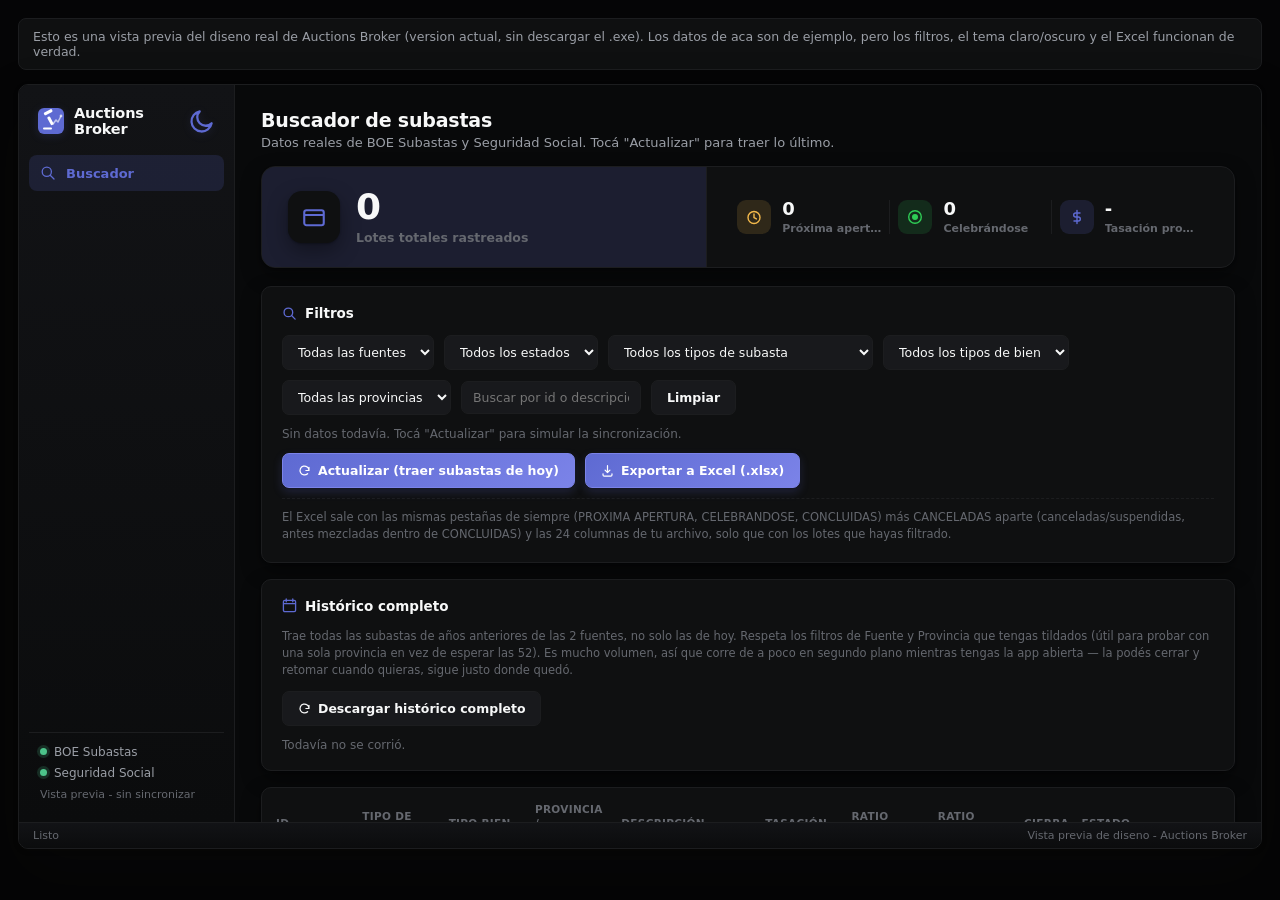
<file: preview.html>
<!DOCTYPE html>
<html lang="es">
<head>
<meta charset="UTF-8">
<meta name="viewport" content="width=device-width, initial-scale=1.0">
<title>Auctions Broker - vista previa</title>
<script src="https://cdn.sheetjs.com/xlsx-latest/package/dist/xlsx.full.min.js"></script>
<style>
:root{
  --surface:#ffffff;--plane:#f6f9fc;--panel:#ffffff;--ink:#0a2540;--ink-2:#425466;--ink-muted:#8792a2;
  --grid:#e6ebf1;--accent:#635bff;--accent-2:#4b45c6;--accent-soft:#eeedff;--good:#1a9f5c;--warn:#b8790f;
  --warn-bg:#fdf1dc;--good-bg:#e5f7ed;--closed-bg:#eef1f4;--shadow:0 1px 2px rgba(10,37,64,0.04), 0 8px 20px rgba(10,37,64,0.06);
  --chrome-1:#fbfcfe;--chrome-2:#f3f6fa;--field-bg:#ffffff;--field-hover:#c7cedb;--ghost-hover:#f2f4f8;--row-alt:#fafbfd;
  --btn-shadow:0 1px 2px rgba(99,91,255,.18), 0 4px 10px rgba(99,91,255,.16);
}
html[data-theme="dark"]{
  --surface:#08090a;--plane:#050506;--panel:#0f1011;--ink:#f7f8f8;--ink-2:#9a9ea6;--ink-muted:#65686f;
  --grid:#1c1d1f;--accent:#5e6ad2;--accent-2:#7b83e8;--accent-soft:rgba(94,106,210,.16);--good:#4cc38a;--warn:#e8a23d;
  --warn-bg:rgba(232,162,61,.14);--good-bg:rgba(76,195,138,.14);--closed-bg:rgba(255,255,255,.06);--shadow:0 1px 2px rgba(0,0,0,0.3), 0 8px 20px rgba(0,0,0,0.35);
  --chrome-1:#121316;--chrome-2:#0b0c0d;--field-bg:#18191c;--field-hover:#33353a;--ghost-hover:#1c1d21;--row-alt:#0d0e10;
  --btn-shadow:0 1px 2px rgba(0,0,0,.3), 0 4px 10px rgba(94,106,210,.22);
}
*{box-sizing:border-box;}
html,body{margin:0;padding:0;height:100%;}
body{
  background:var(--plane);
  font-family: system-ui, -apple-system, "Segoe UI", sans-serif;
  color:var(--ink);
  -webkit-font-smoothing:antialiased;
  transition:background .15s;
}
.preview-note{max-width:1300px;margin:0 auto 14px;font-size:12.5px;color:var(--ink-2);background:var(--panel);border:1px solid var(--grid);border-radius:8px;padding:10px 14px;}
.app-window{max-width:calc(100vw - 36px);height:85vh;margin:0 auto;display:flex;flex-direction:column;background:var(--surface);border-radius:10px;overflow:hidden;box-shadow:0 24px 60px rgba(20,20,15,0.16), 0 2px 6px rgba(20,20,15,0.08);border:1px solid var(--grid);}
body{padding:18px;}
@media (max-width:560px){
  body{padding:0;}
  .app-window{max-width:100%;height:100vh;border-radius:0;border:none;}
  .preview-note{border-radius:0;border-left:none;border-right:none;margin:0 0 10px;}
}

.theme-toggle{width:28px;height:28px;border-radius:7px;display:flex;align-items:center;justify-content:center;cursor:pointer;color:var(--ink-2);margin-left:auto;}
.theme-toggle:hover{background:var(--ghost-hover);}
.theme-toggle svg{width:15px;height:15px;}

.app-body{display:flex;flex:1;min-height:0;}
.sidebar{width:216px;flex-shrink:0;background:linear-gradient(180deg,var(--chrome-1),var(--chrome-2));border-right:1px solid var(--grid);padding:16px 10px;display:flex;flex-direction:column;}
.brand{display:flex;align-items:center;gap:9px;padding:4px 8px 18px;}
.brand svg{width:28px;height:28px;flex-shrink:0;color:var(--accent);filter:drop-shadow(0 2px 4px var(--accent-soft));}
.brand-name{font-size:14.5px;font-weight:800;color:var(--ink);letter-spacing:-.01em;}

.nav-item{display:flex;align-items:center;gap:10px;padding:10px 11px;margin-bottom:2px;border-radius:8px;font-size:13px;color:var(--ink-2);font-weight:500;}
.nav-item svg{width:16px;height:16px;flex-shrink:0;}
.nav-item.active{background:var(--accent-soft);color:var(--accent);font-weight:700;}
.nav-item.active svg *{stroke:var(--accent);}

.sidebar-spacer{flex:1;}
.src-status{padding:12px 11px 4px;border-top:1px solid var(--grid);margin-top:8px;}
.src-row{display:flex;align-items:center;gap:7px;font-size:12px;color:var(--ink-2);margin-bottom:7px;font-weight:500;}
.dot{width:7px;height:7px;border-radius:50%;background:var(--good);flex-shrink:0;box-shadow:0 0 0 3px rgba(76,195,138,.18);}
.dot-off{background:var(--ink-muted);box-shadow:none;}
.dot.pulse{animation:pulse 1.4s ease-in-out infinite;}
@keyframes pulse{0%,100%{box-shadow:0 0 0 0 rgba(76,195,138,.35);}50%{box-shadow:0 0 0 5px rgba(76,195,138,0);}}
.src-note{font-size:11px;color:var(--ink-muted);line-height:1.4;}

.main{flex:1;padding:24px 26px 20px;min-width:0;overflow:auto;}
.pane-head{margin-bottom:16px;}
.pane-head h1{font-size:19px;font-weight:800;margin:0 0 4px;letter-spacing:-.01em;}
.pane-head p{font-size:13px;color:var(--ink-2);margin:0;}

.kpi-strip{display:flex;align-items:stretch;background:var(--panel);border:1px solid var(--grid);border-radius:14px;box-shadow:var(--shadow);margin-bottom:18px;overflow:hidden;}
.kpi-hero{display:flex;align-items:center;gap:16px;padding:22px 26px;flex:1.3;min-width:0;background:var(--accent-soft);border-right:1px solid var(--grid);}
.kpi-hero > div{min-width:0;}
.kpi-hero-icon{width:52px;height:52px;border-radius:14px;background:var(--panel);display:flex;align-items:center;justify-content:center;flex-shrink:0;color:var(--accent);box-shadow:var(--shadow);}
.kpi-hero-icon svg{width:24px;height:24px;}
.kpi-hero-value{font-size:36px;font-weight:800;letter-spacing:-.02em;color:var(--ink);font-variant-numeric:tabular-nums;line-height:1;white-space:nowrap;overflow:hidden;text-overflow:ellipsis;}
.kpi-hero-label{font-size:12.5px;color:var(--ink-muted);font-weight:600;margin-top:5px;}
.kpi-sub-list{flex:1.6;display:flex;align-items:center;padding:0 22px;min-width:0;}
.kpi-sub{flex:1;display:flex;align-items:center;gap:11px;padding:14px 8px;min-width:0;}
.kpi-sub-div{width:1px;align-self:center;height:34px;background:var(--grid);}
.kpi-sub-icon{width:34px;height:34px;border-radius:9px;display:flex;align-items:center;justify-content:center;flex-shrink:0;}
.kpi-sub-icon svg{width:16px;height:16px;}
.kpi-sub-label{color:var(--ink-muted);font-weight:600;font-size:11px;margin-top:2px;white-space:nowrap;overflow:hidden;text-overflow:ellipsis;}
.kpi-sub div{min-width:0;}
.kpi-sub-value{color:var(--ink);font-weight:800;font-variant-numeric:tabular-nums;font-size:18px;line-height:1.15;white-space:nowrap;overflow:hidden;text-overflow:ellipsis;}

.card{background:var(--panel);border:1px solid var(--grid);border-radius:10px;padding:18px 20px;margin-bottom:16px;box-shadow:var(--shadow);}
.card-title{display:flex;align-items:center;gap:8px;font-size:13.5px;font-weight:700;color:var(--ink);margin-bottom:14px;}
.card-title svg{width:15px;height:15px;color:var(--accent);}

select, input[type=text]{font-family:inherit;font-size:12.5px;border:1px solid var(--grid);border-radius:7px;background:var(--field-bg);color:var(--ink);padding:8px 11px;transition:border-color .12s;}
select:hover, input[type=text]:hover{border-color:var(--field-hover);}
select:focus, input[type=text]:focus{outline:none;border-color:var(--accent);box-shadow:0 0 0 3px var(--accent-soft);}
select{cursor:pointer;}
input[type=text]{cursor:text;min-width:170px;}
.btn{font-family:inherit;font-size:12.5px;border-radius:7px;padding:9px 15px;cursor:pointer;font-weight:700;border:1px solid var(--grid);background:var(--field-bg);color:var(--ink);display:inline-flex;align-items:center;gap:7px;transition:all .12s;}
.btn svg{width:13px;height:13px;flex-shrink:0;}
.btn.primary{background:linear-gradient(135deg,var(--accent),var(--accent-2));border-color:var(--accent-2);color:#fff;box-shadow:var(--btn-shadow);}
.btn.primary:hover{filter:brightness(1.06);transform:translateY(-1px);}
.btn.primary:disabled{opacity:.75;cursor:default;transform:none;}
.btn.ghost:hover{background:var(--ghost-hover);border-color:var(--field-hover);}
.filters-row{display:flex;gap:10px;flex-wrap:wrap;margin-bottom:6px;align-items:center;}

.count-note{font-size:12px;color:var(--ink-muted);margin:12px 0;font-weight:500;}
.sheet-note{font-size:11.5px;color:var(--ink-muted);margin-top:10px;line-height:1.5;padding-top:10px;border-top:1px dashed var(--grid);}

.progress-track{height:4px;border-radius:4px;background:var(--grid);overflow:hidden;margin:12px 0 0;display:none;}
.progress-track.active{display:block;}
.progress-bar{height:100%;width:35%;border-radius:4px;background:linear-gradient(90deg,var(--accent),var(--accent-2));animation:slide 1.1s ease-in-out infinite;}
@keyframes slide{0%{margin-left:-35%;}100%{margin-left:100%;}}

table{width:100%;border-collapse:collapse;font-size:12.5px;table-layout:fixed;}
thead th:nth-child(1){width:6%;}
thead th:nth-child(2){width:6%;}
thead th:nth-child(3){width:6%;}
thead th:nth-child(4){width:6%;}
thead th:nth-child(5){width:10%;}
thead th:nth-child(6){width:6%;}
thead th:nth-child(7){width:6%;}
thead th:nth-child(8){width:6%;}
thead th:nth-child(9){width:6%;}
thead th:nth-child(10){width:7%;}
thead th:nth-child(11){width:6%;}
thead th:nth-child(12){width:7%;}
thead th:nth-child(13){width:7%;}
thead th:nth-child(14){width:4%;}
thead th:nth-child(15){width:11%;}
thead th{text-align:left;font-size:10.5px;letter-spacing:.03em;text-transform:uppercase;color:var(--ink-muted);padding:10px 10px;border-bottom:2px solid var(--grid);font-weight:700;white-space:normal;line-height:1.35;word-break:normal;overflow-wrap:normal;}
tbody td{padding:11px 12px;border-bottom:1px solid var(--grid);color:var(--ink-2);white-space:normal;word-break:break-word;overflow-wrap:break-word;}
tbody td.num-val{white-space:nowrap;}
tbody td.wrap{line-height:1.4;}
tbody tr:nth-child(even){background:var(--row-alt);}
tbody tr:hover{background:var(--accent-soft);}
.lot-desc{color:var(--ink);font-weight:600;}
.lot-id{color:var(--ink-muted);font-size:11px;font-variant-numeric:tabular-nums;}
.num-val{font-variant-numeric:tabular-nums;color:var(--ink);font-weight:700;}
.type-dot{display:inline-block;width:8px;height:8px;border-radius:2.5px;margin-right:7px;flex-shrink:0;}

.badge{display:inline-flex;align-items:center;gap:5px;font-size:11px;font-weight:700;padding:4px 9px;border-radius:20px;white-space:nowrap;}
.badge svg{width:9px;height:9px;}
.badge.abierta{background:var(--good-bg);color:var(--good);}
.badge.pronto{background:var(--warn-bg);color:var(--warn);}
.badge.cerrada{background:var(--closed-bg);color:var(--ink-muted);}

.table-wrap{overflow-x:auto;padding:4px !important;}
.table-wrap table{border-radius:6px;overflow:hidden;}

.empty-state{padding:50px 20px;text-align:center;color:var(--ink-muted);flex-direction:column;align-items:center;justify-content:center;}
.empty-state svg{width:40px;height:40px;margin-bottom:10px;opacity:.35;}
.empty-state div{font-size:13px;}

.status-bar{height:26px;background:linear-gradient(180deg,var(--chrome-1),var(--chrome-2));border-top:1px solid var(--grid);display:flex;align-items:center;justify-content:space-between;padding:0 14px;font-size:11px;color:var(--ink-muted);flex-shrink:0;font-weight:500;}

::-webkit-scrollbar{width:11px;height:11px;}
::-webkit-scrollbar-track{background:transparent;}
::-webkit-scrollbar-thumb{background:var(--field-hover);border-radius:6px;border:2px solid var(--panel);}
.table-wrap::-webkit-scrollbar-thumb{background:var(--ink-muted);}

@media (max-width:1300px){
  .col-opt2{display:none;}
  .badge{font-size:9.5px;padding:3px 6px;gap:2px;}
  .badge svg{width:7px;height:7px;}
}
@media (max-width:1080px){
  .col-opt{display:none;}
}
@media (max-width:760px){
  .kpi-sub-label{display:none;}
  .sidebar{width:64px;}
  .brand-name, .nav-text, .src-status{display:none;}
  .brand{justify-content:center;}
  .theme-toggle{display:none;}
}
@media (max-width:560px){
  .app-body{flex-direction:column;}
  .sidebar{width:100%;flex-direction:row;align-items:center;padding:8px 12px;border-right:none;border-bottom:1px solid var(--grid);}
  .brand{padding:0;flex:1;justify-content:flex-start;}
  .brand-name{display:inline;}
  .theme-toggle{display:flex;}
  .nav-item,.sidebar-spacer,.src-status{display:none;}
  .main{padding:14px 14px 16px;}
  .pane-head h1{font-size:16px;}
  .kpi-strip{flex-direction:column;border-radius:10px;}
  .kpi-hero{border-right:none;border-bottom:1px solid var(--grid);padding:16px;}
  .kpi-sub-list{padding:10px 16px;}
  .kpi-sub-label{display:block;}
  .filters-row{flex-direction:column;align-items:stretch;}
  .filters-row select,.filters-row input[type=text]{width:100%;min-width:0;}
  .filters-row .btn{width:100%;justify-content:center;}
  .card{padding:14px;}
  .col-opt3{display:none;}
  thead th{font-size:9.5px;padding:8px 6px;}
  tbody td{padding:9px 6px;font-size:12px;}
  .badge{font-size:9.5px;padding:3px 6px;gap:3px;}
  .badge svg{width:8px;height:8px;}
  tbody td.lot-id{white-space:normal;word-break:break-all;font-size:10.5px;}
}
</style>
</head>
<body>

<p class="preview-note">Esto es una vista previa del diseno real de Auctions Broker (version actual, sin descargar el .exe). Los datos de aca son de ejemplo, pero los filtros, el tema claro/oscuro y el Excel funcionan de verdad.</p>

<div class="app-window">
  <div class="app-body">
    <div class="sidebar">
      <div class="brand">
        <svg viewBox="0 0 28 28" fill="none"><rect x="1" y="1" width="26" height="26" rx="6" fill="currentColor"/><rect x="6.5" y="6" width="9" height="3" rx="1" fill="#ffffff" transform="rotate(-28 6.5 6)"/><rect x="10" y="10.5" width="3" height="9" rx="1" fill="#ffffff" transform="rotate(-28 10 10.5)"/><rect x="6" y="20.5" width="9" height="2" rx="1" fill="#ffffff"/><polyline points="16,17 19,13 21,15 24,9" stroke="rgba(255,255,255,.6)" stroke-width="1.6" fill="none" stroke-linecap="round" stroke-linejoin="round"/><circle cx="24" cy="9" r="1.4" fill="rgba(255,255,255,.6)"/></svg>
        <span class="brand-name">Auctions Broker</span>
        <div class="theme-toggle" id="theme-toggle" title="Cambiar tema">
          <svg id="theme-icon-dark" viewBox="0 0 16 16" fill="none"><path d="M13.5 9.3A5.8 5.8 0 116.7 2.5a4.6 4.6 0 006.8 6.8z" stroke="currentColor" stroke-width="1.3" stroke-linejoin="round"/></svg>
          <svg id="theme-icon-light" viewBox="0 0 16 16" fill="none" style="display:none;"><circle cx="8" cy="8" r="3.2" stroke="currentColor" stroke-width="1.3"/><path d="M8 1.5v1.6M8 12.9v1.6M14.5 8h-1.6M3.1 8H1.5M12.5 3.5l-1.1 1.1M4.6 11.4l-1.1 1.1M12.5 12.5l-1.1-1.1M4.6 4.6L3.5 3.5" stroke="currentColor" stroke-width="1.3" stroke-linecap="round"/></svg>
        </div>
      </div>

      <div class="nav-item active">
        <svg viewBox="0 0 16 16" fill="none"><circle cx="6.8" cy="6.8" r="4.6" stroke="currentColor" stroke-width="1.3"/><line x1="10.2" y1="10.2" x2="14" y2="14" stroke="currentColor" stroke-width="1.3" stroke-linecap="round"/></svg>
        <span class="nav-text">Buscador</span>
      </div>

      <div class="sidebar-spacer"></div>
      <div class="src-status">
        <div class="src-row"><span class="dot pulse"></span>BOE Subastas</div>
        <div class="src-row"><span class="dot pulse"></span>Seguridad Social</div>
        <div class="src-note">Vista previa - sin sincronizar</div>
      </div>
    </div>

    <div class="main">
      <div class="pane-head">
        <h1>Buscador de subastas</h1>
        <p>Datos reales de BOE Subastas y Seguridad Social. Tocá "Actualizar" para traer lo último.</p>
      </div>

      <div class="kpi-strip">
        <div class="kpi-hero">
          <div class="kpi-hero-icon"><svg viewBox="0 0 16 16" fill="none"><rect x="1.5" y="3.5" width="13" height="10" rx="1.5" stroke="currentColor" stroke-width="1.4"/><line x1="1.5" y1="6.7" x2="14.5" y2="6.7" stroke="currentColor" stroke-width="1.4"/></svg></div>
          <div>
            <div class="kpi-hero-value" id="kpi-total">0</div>
            <div class="kpi-hero-label">Lotes totales rastreados</div>
          </div>
        </div>
        <div class="kpi-sub-list">
          <div class="kpi-sub">
            <div class="kpi-sub-icon" style="color:#f2b84b;background:rgba(242,184,75,.14);"><svg viewBox="0 0 16 16" fill="none"><circle cx="8" cy="8.5" r="6" stroke="currentColor" stroke-width="1.4"/><path d="M8 5v3.5l2.4 1.4" stroke="currentColor" stroke-width="1.4" stroke-linecap="round"/></svg></div>
            <div><div class="kpi-sub-value" id="kpi-proxima">0</div><div class="kpi-sub-label">Próxima apertura</div></div>
          </div>
          <div class="kpi-sub-div"></div>
          <div class="kpi-sub">
            <div class="kpi-sub-icon" style="color:#2ecc55;background:rgba(46,204,85,.14);"><svg viewBox="0 0 16 16" fill="none"><circle cx="8" cy="8" r="3" fill="currentColor"/><circle cx="8" cy="8" r="6.3" stroke="currentColor" stroke-width="1.4"/></svg></div>
            <div><div class="kpi-sub-value" id="kpi-celebrando">0</div><div class="kpi-sub-label">Celebrándose</div></div>
          </div>
          <div class="kpi-sub-div"></div>
          <div class="kpi-sub">
            <div class="kpi-sub-icon" style="color:var(--accent);background:var(--accent-soft);"><svg viewBox="0 0 16 16" fill="none"><path d="M8 1.5v13M11 4H6.7a2 2 0 000 4H9.3a2 2 0 010 4H5" stroke="currentColor" stroke-width="1.4" stroke-linecap="round"/></svg></div>
            <div><div class="kpi-sub-value" id="kpi-avg">-</div><div class="kpi-sub-label">Tasación promedio</div></div>
          </div>
        </div>
      </div>

      <div class="card">
        <div class="card-title"><svg viewBox="0 0 16 16" fill="none"><circle cx="6.8" cy="6.8" r="4.6" stroke="currentColor" stroke-width="1.4"/><line x1="10.2" y1="10.2" x2="14" y2="14" stroke="currentColor" stroke-width="1.4" stroke-linecap="round"/></svg>Filtros</div>
        <div class="filters-row">
          <select id="f-fuente">
            <option value="">Todas las fuentes</option>
            <option value="BOE Subastas">BOE Subastas</option>
            <option value="Seguridad Social">Seguridad Social</option>
          </select>
          <select id="f-estado">
            <option value="">Todos los estados</option>
            <option value="Próxima apertura">Próxima apertura</option>
            <option value="Celebrándose">Celebrándose</option>
            <option value="Suspendida">Suspendida</option>
            <option value="Cancelada">Cancelada</option>
            <option value="Concluida">Concluida</option>
          </select>
          <select id="f-tiposub"><option value="">Todos los tipos de subasta</option></select>
          <select id="f-tipobien">
            <option value="">Todos los tipos de bien</option>
            <option value="Inmueble">Inmueble</option>
            <option value="Vehículo">Vehículo</option>
            <option value="Bien mueble">Bien mueble</option>
          </select>
          <select id="f-prov"><option value="">Todas las provincias</option></select>
          <input type="text" id="f-text" placeholder="Buscar por id o descripción">
          <button class="btn ghost" id="f-clear">Limpiar</button>
        </div>
        <div class="count-note" id="table-count"></div>
        <div class="filters-row" style="margin-bottom:0;">
          <button class="btn primary" id="btn-sync">
            <svg viewBox="0 0 16 16" fill="none"><path d="M13.5 8a5.5 5.5 0 10-1.66 3.94M13.5 8V4.2M13.5 8H9.7" stroke="#fff" stroke-width="1.5" stroke-linecap="round" stroke-linejoin="round"/></svg>
            <span class="btn-label">Actualizar (traer subastas de hoy)</span>
          </button>
          <button class="btn primary" id="export-xls">
            <svg viewBox="0 0 16 16" fill="none"><path d="M8 2v8.5M8 10.5L5 7.5M8 10.5l3-3" stroke="#fff" stroke-width="1.5" stroke-linecap="round" stroke-linejoin="round"/><path d="M2.5 12v1.5A1.5 1.5 0 004 15h8a1.5 1.5 0 001.5-1.5V12" stroke="#fff" stroke-width="1.5" stroke-linecap="round"/></svg>
            Exportar a Excel (.xlsx)
          </button>
        </div>
        <div class="progress-track" id="progress-track"><div class="progress-bar"></div></div>
        <div class="sheet-note">El Excel sale con las mismas pestañas de siempre (PROXIMA APERTURA, CELEBRANDOSE, CONCLUIDAS) más CANCELADAS aparte (canceladas/suspendidas, antes mezcladas dentro de CONCLUIDAS) y las 24 columnas de tu archivo, solo que con los lotes que hayas filtrado.</div>
      </div>

      <div class="card">
        <div class="card-title">
          <svg viewBox="0 0 16 16" fill="none"><rect x="1.5" y="2.5" width="13" height="12" rx="1.5" stroke="currentColor" stroke-width="1.4"/><line x1="1.5" y1="6" x2="14.5" y2="6" stroke="currentColor" stroke-width="1.4"/><line x1="4.5" y1="1" x2="4.5" y2="4" stroke="currentColor" stroke-width="1.4" stroke-linecap="round"/><line x1="11.5" y1="1" x2="11.5" y2="4" stroke="currentColor" stroke-width="1.4" stroke-linecap="round"/></svg>
          Histórico completo
        </div>
        <div class="sheet-note" style="margin:0 0 12px;padding:0;border:none;">Trae todas las subastas de años anteriores de las 2 fuentes, no solo las de hoy. Respeta los filtros de Fuente y Provincia que tengas tildados (útil para probar con una sola provincia en vez de esperar las 52). Es mucho volumen, así que corre de a poco en segundo plano mientras tengas la app abierta — la podés cerrar y retomar cuando quieras, sigue justo donde quedó.</div>
        <div class="filters-row" style="margin-bottom:0;">
          <button class="btn ghost" id="btn-historico">
            <svg viewBox="0 0 16 16" fill="none"><path d="M13.5 8a5.5 5.5 0 10-1.66 3.94M13.5 8V4.2M13.5 8H9.7" stroke="currentColor" stroke-width="1.5" stroke-linecap="round" stroke-linejoin="round"/></svg>
            <span class="btn-label">Descargar histórico completo</span>
          </button>
        </div>
        <div class="progress-track" id="progress-track-historico"><div class="progress-bar"></div></div>
        <div class="count-note" id="historico-status" style="margin-bottom:0;">Todavía no se corrió.</div>
      </div>

      <div class="card table-wrap" style="padding:0;">
        <table>
          <thead><tr><th>Id</th><th class="col-opt">Tipo de subasta</th><th class="col-opt3">Tipo bien</th><th class="col-opt">Provincia / Localidad</th><th>Descripción</th><th>Tasación</th><th class="col-opt2">Valor subasta</th><th class="col-opt3">Ratio puja mín.</th><th class="col-opt3">Ratio reclamada</th><th class="col-opt2">Cantidad reclamada</th><th class="col-opt2">Puja mínima</th><th class="col-opt2">Importe depósito</th><th class="col-opt2">Tramos entre puja</th><th class="col-opt">Cierra</th><th>Estado</th></tr></thead>
          <tbody id="lots-tbody"></tbody>
        </table>
        <div class="empty-state" id="empty-state" style="display:none;">
          <svg viewBox="0 0 24 24" fill="none"><circle cx="10.5" cy="10.5" r="7" stroke="currentColor" stroke-width="1.4"/><line x1="15.5" y1="15.5" x2="21" y2="21" stroke="currentColor" stroke-width="1.4" stroke-linecap="round"/></svg>
          <div>Sin resultados con estos filtros.</div>
        </div>
      </div>
    </div>
  </div>
  <div class="status-bar">
    <span id="status-text">Listo</span>
    <span>Vista previa de diseno - Auctions Broker</span>
  </div>
</div>

<script>
(function(){
  document.documentElement.dataset.theme = "dark";
  document.getElementById("theme-toggle").addEventListener("click", function(){
    var dark = document.documentElement.dataset.theme === "dark";
    document.documentElement.dataset.theme = dark ? "light" : "dark";
    document.getElementById("theme-icon-dark").style.display = dark ? "none" : "block";
    document.getElementById("theme-icon-light").style.display = dark ? "block" : "none";
  });
})();

(function(){
  var TIPO_BIEN_COLOR = {"Inmueble":"#5a9fd6","Vehículo":"#f0794a","Bien mueble":"#22c98c"};
  var HEADERS = ["Cantidad Reclamada / Valor Subasta","Puja Mínima / Valor Subasta","Estado","Tipo De Subasta","Tipo Bien","Id","Lotes","Provincia","Localidad","Dirección","Descripción","Referencia Catastral","Marca","Modelo","Matricula","Cantidad Reclamada","Valor De Tasacion","Valor Subasta","Tramos Entre Pujas","Puja Mínima","Importe Del Deposito","Nombre","Fecha De Inicio","Fecha De Conclusión"];

  var LOTS = [
    {id:"SUB-JA-2026-264361",estado:"Celebrándose",tipo_subasta:"JUDICIAL EN VÍA DE APREMIO",tipo_bien:"Inmueble",lotes:1,provincia:"Sevilla",localidad:"Gelves",direccion:"",descripcion:"Urbana: número trece.- vivienda-piso bajo letra C en el municipio de Gelves, calle Antonio",referencia_catastral:"",marca:"",modelo:"",matricula:"",cantidad_reclamada:38900,valor_tasacion:71073.39,valor_subasta:71073.39,tramos_entre_pujas:1400,puja_minima:7100,importe_deposito:3500,nombre:"Juzgado de Sevilla",fecha_inicio:"",fecha_conclusion:"01-09-2026 18:00:00"},
    {id:"SUB-JA-2026-264426",estado:"Celebrándose",tipo_subasta:"JUDICIAL EN VÍA DE APREMIO",tipo_bien:"Inmueble",lotes:1,provincia:"Málaga",localidad:"Benalmádena",direccion:"",descripcion:"Local comercial J-Dos ubicado en el Bloque J de los que componen el conjunto urbanístico",referencia_catastral:"",marca:"",modelo:"",matricula:"",cantidad_reclamada:280400,valor_tasacion:0,valor_subasta:314548.16,tramos_entre_pujas:6000,puja_minima:null,importe_deposito:15700,nombre:"Juzgado de Málaga",fecha_inicio:"",fecha_conclusion:"01-09-2026 18:00:00"},
    {id:"SUB-AT-2026-888888",estado:"Próxima apertura",tipo_subasta:"AGENCIA TRIBUTARIA",tipo_bien:"Vehículo",lotes:1,provincia:"Sevilla",localidad:"Sevilla",direccion:"",descripcion:"Furgón Renault Trafic, matrícula 4021KWM",referencia_catastral:"",marca:"RENAULT",modelo:"TRAFIC",matricula:"4021KWM",cantidad_reclamada:null,valor_tasacion:9800,valor_subasta:9800,tramos_entre_pujas:200,puja_minima:null,importe_deposito:490,nombre:"Agencia Tributaria - Sevilla",fecha_inicio:"",fecha_conclusion:"30-08-2026 18:00:00"},
    {id:"SUB-JC-2026-777777",estado:"Concluida",tipo_subasta:"JUDICIAL CONCURSAL",tipo_bien:"Bien mueble",lotes:3,provincia:"Valencia/València",localidad:"",direccion:"",descripcion:"Lote de maquinaria de taller mecánico",referencia_catastral:"",marca:"",modelo:"",matricula:"",cantidad_reclamada:null,valor_tasacion:8700,valor_subasta:8700,tramos_entre_pujas:170,puja_minima:null,importe_deposito:435,nombre:"Juzgado de lo Mercantil n. 2 de Valencia",fecha_inicio:"",fecha_conclusion:"21-06-2026 18:00:00"},
    {id:"SUB-JV-2026-261265",estado:"Celebrándose",tipo_subasta:"JUDICIAL VOLUNTARIA",tipo_bien:"Inmueble",lotes:1,provincia:"Madrid",localidad:"Madrid",direccion:"Calle Camarena 184",descripcion:"Piso planta 5a, 28047 Madrid, inscripción registro de la propiedad n. 9",referencia_catastral:"1765234TJ5116N0001SI",marca:"",modelo:"",matricula:"",cantidad_reclamada:null,valor_tasacion:213300,valor_subasta:213300,tramos_entre_pujas:4260,puja_minima:null,importe_deposito:10665,nombre:"Sección Civil TI Madrid",fecha_inicio:"",fecha_conclusion:"17-08-2026 18:00:00"},
    {id:"SS-264",estado:"Celebrándose",tipo_subasta:"RECAUDACIÓN SEGURIDAD SOCIAL",tipo_bien:"Vehículo",lotes:1,provincia:"Alicante/Alacant",localidad:"Alicante",direccion:"",descripcion:"Turismo BMW Serie 3, matrícula 1187JKL",referencia_catastral:"",marca:"BMW",modelo:"SERIE 3",matricula:"1187JKL",cantidad_reclamada:null,valor_tasacion:12500,valor_subasta:12500,tramos_entre_pujas:250,puja_minima:6250,importe_deposito:625,nombre:"Tesorería General de la Seguridad Social",fecha_inicio:"",fecha_conclusion:"25-08-2026 18:00:00"},
    {id:"SUB-NH-2026-1626089",estado:"Celebrándose",tipo_subasta:"NOTARIAL HIPOTECARIA",tipo_bien:"Inmueble",lotes:1,provincia:"Málaga",localidad:"",direccion:"",descripcion:"Finca urbana en Málaga capital",referencia_catastral:"",marca:"",modelo:"",matricula:"",cantidad_reclamada:null,valor_tasacion:317736.73,valor_subasta:317736.73,tramos_entre_pujas:6350,puja_minima:null,importe_deposito:15886.84,nombre:"Notaría de Málaga",fecha_inicio:"",fecha_conclusion:"01-09-2026 18:00:00"}
  ];

  var fFuente=document.getElementById("f-fuente"), fEstado=document.getElementById("f-estado"), fTipoSub=document.getElementById("f-tiposub"),
      fTipoBien=document.getElementById("f-tipobien"), fProv=document.getElementById("f-prov"),
      fText=document.getElementById("f-text");
  var synced = false;

  function uniq(arr){ return arr.filter(function(v,i){return v && arr.indexOf(v)===i;}); }
  uniq(LOTS.map(function(l){return l.tipo_subasta;})).forEach(function(t){var o=document.createElement("option");o.value=t;o.textContent=t;fTipoSub.appendChild(o);});
  uniq(LOTS.map(function(l){return l.provincia;})).forEach(function(t){var o=document.createElement("option");o.value=t;o.textContent=t;fProv.appendChild(o);});

  function fmt(n){ if(n===null||n===undefined) return ""; return n.toLocaleString("es-ES",{style:"currency",currency:"EUR"}); }
  function pct(parte,total){ if(!parte||!total) return ""; return (parte/total*100).toLocaleString("es-ES",{minimumFractionDigits:2,maximumFractionDigits:2})+" %"; }

  function statusBadge(estado){
    if(estado==="Próxima apertura") return '<span class="badge pronto"><svg viewBox="0 0 10 10"><circle cx="5" cy="5" r="4" fill="none" stroke="currentColor" stroke-width="1.3"/><line x1="5" y1="5" x2="5" y2="2.6" stroke="currentColor" stroke-width="1.3"/><line x1="5" y1="5" x2="6.8" y2="6" stroke="currentColor" stroke-width="1.3"/></svg>Próxima apertura</span>';
    if(estado==="Celebrándose") return '<span class="badge abierta"><svg viewBox="0 0 10 10"><circle cx="5" cy="5" r="3.4" fill="currentColor"/></svg>Celebrándose</span>';
    if(estado==="Suspendida" || estado==="Cancelada") return '<span class="badge cerrada"><svg viewBox="0 0 10 10"><path d="M2.5 2.5l5 5M7.5 2.5l-5 5" fill="none" stroke="currentColor" stroke-width="1.4" stroke-linecap="round"/></svg>'+estado+'</span>';
    return '<span class="badge cerrada"><svg viewBox="0 0 10 10"><path d="M2 5l2 2 4-4" fill="none" stroke="currentColor" stroke-width="1.4" stroke-linecap="round" stroke-linejoin="round"/></svg>Concluida</span>';
  }

  function fuenteDe(l){ return l.id.indexOf("SS-")===0 ? "Seguridad Social" : "BOE Subastas"; }

  function filtrar(){
    return LOTS.filter(function(l){
      if(fFuente.value && fuenteDe(l)!==fFuente.value) return false;
      if(fEstado.value && l.estado!==fEstado.value) return false;
      if(fTipoSub.value && l.tipo_subasta!==fTipoSub.value) return false;
      if(fTipoBien.value && l.tipo_bien!==fTipoBien.value) return false;
      if(fProv.value && l.provincia!==fProv.value) return false;
      var q = fText.value.trim().toLowerCase();
      if(q && l.descripcion.toLowerCase().indexOf(q)===-1 && l.id.toLowerCase().indexOf(q)===-1) return false;
      return true;
    });
  }

  function render(){
    var rows = synced ? filtrar() : [];
    document.getElementById("kpi-total").textContent = rows.length;
    document.getElementById("kpi-proxima").textContent = rows.filter(function(r){return r.estado==="Próxima apertura";}).length;
    document.getElementById("kpi-celebrando").textContent = rows.filter(function(r){return r.estado==="Celebrándose";}).length;
    var conTas = rows.filter(function(r){return r.valor_tasacion;});
    var avg = conTas.length ? conTas.reduce(function(s,r){return s+r.valor_tasacion;},0)/conTas.length : null;
    document.getElementById("kpi-avg").textContent = avg ? fmt(avg) : "-";

    document.getElementById("table-count").textContent = !synced
      ? 'Sin datos todavía. Tocá "Actualizar" para simular la sincronización.'
      : (rows.length ? "Mostrando " + rows.length + " lotes" : 'Sin resultados con estos filtros.');

    var tbody = document.getElementById("lots-tbody");
    document.getElementById("empty-state").style.display = (synced && !rows.length) ? "flex" : "none";
    tbody.innerHTML = rows.map(function(r){
      var color = TIPO_BIEN_COLOR[r.tipo_bien] || "#898781";
      var idCell = fuenteDe(r) === "Seguridad Social" ? r.id : '<a href="https://subastas.boe.es/detalleSubasta.php?idSub='+encodeURIComponent(r.id)+'" target="_blank" rel="noopener">'+r.id+"</a>";
      return "<tr>"+
        '<td class="lot-id">'+idCell+"</td>"+
        '<td class="col-opt">'+r.tipo_subasta+"</td>"+
        '<td class="col-opt3"><span class="type-dot" style="background:'+color+'"></span>'+r.tipo_bien+"</td>"+
        '<td class="col-opt">'+r.provincia+(r.localidad?" / "+r.localidad:"")+"</td>"+
        '<td class="lot-desc wrap">'+r.descripcion+"</td>"+
        '<td class="num-val">'+fmt(r.valor_tasacion)+"</td>"+
        '<td class="num-val col-opt2">'+fmt(r.valor_subasta)+"</td>"+
        '<td class="num-val col-opt3">'+pct(r.puja_minima, r.valor_subasta)+"</td>"+
        '<td class="num-val col-opt3">'+pct(r.cantidad_reclamada, r.valor_subasta)+"</td>"+
        '<td class="num-val col-opt2">'+fmt(r.cantidad_reclamada)+"</td>"+
        '<td class="col-opt2">'+(r.puja_minima?fmt(r.puja_minima):"Sin puja mínima")+"</td>"+
        '<td class="num-val col-opt2">'+fmt(r.importe_deposito)+"</td>"+
        '<td class="num-val col-opt2">'+fmt(r.tramos_entre_pujas)+"</td>"+
        '<td class="col-opt">'+r.fecha_conclusion+"</td>"+
        "<td>"+statusBadge(r.estado)+"</td>"+
      "</tr>";
    }).join("");
  }

  [fFuente,fEstado,fTipoSub,fTipoBien,fProv].forEach(function(el){el.addEventListener("change",render);});
  fText.addEventListener("input",render);
  document.getElementById("f-clear").addEventListener("click",function(){
    fFuente.value="";fEstado.value="";fTipoSub.value="";fTipoBien.value="";fProv.value="";fText.value="";render();
  });

  document.getElementById("btn-sync").addEventListener("click",function(){
    var btn=document.getElementById("btn-sync"), label=btn.querySelector(".btn-label"),
        statusText=document.getElementById("status-text"), track=document.getElementById("progress-track");
    btn.disabled=true; label.textContent="Actualizando... (puede tardar varios minutos)"; track.classList.add("active");
    statusText.textContent="Sincronizando con BOE Subastas y Seguridad Social...";
    setTimeout(function(){
      synced=true; render();
      btn.disabled=false; label.textContent="Actualizar (traer subastas de hoy)"; track.classList.remove("active");
      statusText.textContent="Listo - "+LOTS.length+" lotes procesados (simulado)";
    }, 1800);
  });

  document.getElementById("btn-historico").addEventListener("click",function(){
    var btn=document.getElementById("btn-historico"), label=btn.querySelector(".btn-label"),
        statusText=document.getElementById("historico-status"), track=document.getElementById("progress-track-historico");
    btn.disabled=true; label.textContent="Descargando histórico..."; track.classList.add("active");
    statusText.textContent="Histórico BOE - Madrid / Concluida: 46 lotes (simulado)";
    setTimeout(function(){
      btn.disabled=false; label.textContent="Descargar histórico completo"; track.classList.remove("active");
      statusText.textContent="Pasada completa - 1.240 lotes nuevos (simulado)";
    }, 2200);
  });

  document.getElementById("export-xls").addEventListener("click",function(){
    var rows = synced ? filtrar() : LOTS;
    var sheets = {
      "PROXIMA APERTURA": rows.filter(function(l){return l.estado==="Próxima apertura";}),
      "CELEBRANDOSE": rows.filter(function(l){return l.estado==="Celebrándose";}),
      "CONCLUIDAS": rows.filter(function(l){return l.estado==="Concluida";})
    };
    var wb = XLSX.utils.book_new();
    Object.keys(sheets).forEach(function(name){
      var aoa = [["Index - Auctions Broker"], HEADERS];
      sheets[name].forEach(function(l){
        aoa.push([
          l.cantidad_reclamada&&l.valor_subasta?(l.cantidad_reclamada/l.valor_subasta*100).toFixed(2)+" %":"",
          l.puja_minima&&l.valor_subasta?(l.puja_minima/l.valor_subasta*100).toFixed(2)+" %":"",
          l.estado,l.tipo_subasta,l.tipo_bien,l.id,l.lotes,l.provincia,l.localidad,l.direccion,l.descripcion,
          l.referencia_catastral,l.marca,l.modelo,l.matricula,
          l.cantidad_reclamada||"",l.valor_tasacion||"",l.valor_subasta||"",l.tramos_entre_pujas||"",
          l.puja_minima||"Sin puja mínima",l.importe_deposito||"",l.nombre,l.fecha_inicio,l.fecha_conclusion
        ]);
      });
      var ws = XLSX.utils.aoa_to_sheet(aoa);
      XLSX.utils.book_append_sheet(wb, ws, name);
    });
    XLSX.writeFile(wb, "vista-previa-auctions-broker.xlsx");
  });

  render();
})();
</script>
</body>
</html>
</file>
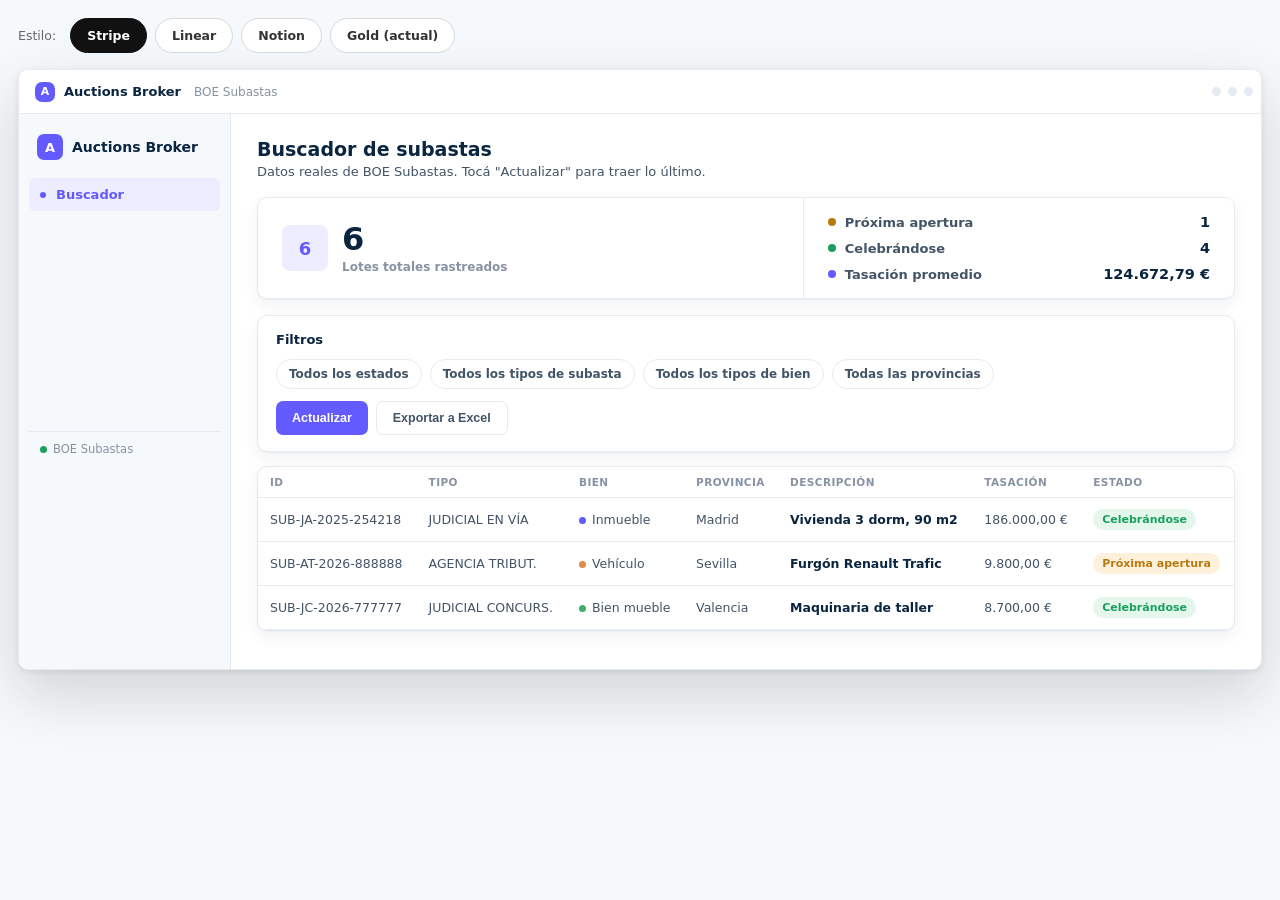
<file: style-compare.html>
<!DOCTYPE html>
<html lang="es" data-theme="stripe">
<head>
<meta charset="UTF-8">
<meta name="viewport" content="width=device-width, initial-scale=1.0">
<title>Auctions Broker - comparar estilos</title>
<style>
:root{
  --surface:#ffffff;--plane:#f6f9fc;--panel:#ffffff;--ink:#0a2540;--ink-2:#425466;--ink-muted:#8792a2;
  --grid:#e6ebf1;--accent:#635bff;--accent-2:#4b45c6;--accent-soft:#eeedff;--good:#1a9f5c;--warn:#b8790f;
  --warn-bg:#fdf1dc;--good-bg:#e5f7ed;--closed-bg:#eef1f4;--radius:10px;--font:system-ui,-apple-system,"Segoe UI",sans-serif;
  --shadow:0 1px 2px rgba(10,37,64,0.04), 0 6px 16px rgba(10,37,64,0.06);
}
html[data-theme="linear"]{
  --surface:#08090a;--plane:#050506;--panel:#0f1011;--ink:#f7f8f8;--ink-2:#9a9ea6;--ink-muted:#65686f;
  --grid:#1c1d1f;--accent:#5e6ad2;--accent-2:#7b83e8;--accent-soft:rgba(94,106,210,.14);--good:#4cc38a;--warn:#e8a23d;
  --warn-bg:rgba(232,162,61,.12);--good-bg:rgba(76,195,138,.12);--closed-bg:rgba(255,255,255,.05);--radius:6px;
  --font:-apple-system,BlinkMacSystemFont,"Segoe UI",sans-serif;--shadow:0 1px 2px rgba(0,0,0,0.3);
}
html[data-theme="notion"]{
  --surface:#ffffff;--plane:#f7f6f3;--panel:#ffffff;--ink:#37352f;--ink-2:#6b6a67;--ink-muted:#9b9a97;
  --grid:#eeeeec;--accent:#2383e2;--accent-2:#0b6fcc;--accent-soft:#e7f3fc;--good:#2f9e44;--warn:#d9730d;
  --warn-bg:#faebdd;--good-bg:#ddedea;--closed-bg:#f1f1ef;--radius:9px;--font:ui-rounded,"SF Pro Rounded",system-ui,sans-serif;
  --shadow:0 1px 3px rgba(15,15,15,.06);
}
html[data-theme="gold"]{
  --surface:#1b1c1f;--plane:#101113;--panel:#232427;--ink:#f5f4f2;--ink-2:#c7c6c1;--ink-muted:#8b8a86;
  --grid:#35363a;--accent:#d4a24e;--accent-2:#b8843a;--accent-soft:rgba(212,162,78,.16);--good:#2ecc55;--warn:#f2b84b;
  --warn-bg:rgba(242,184,75,.14);--good-bg:rgba(46,204,85,.14);--closed-bg:rgba(139,138,134,.14);--radius:14px;
  --font:system-ui,-apple-system,"Segoe UI",sans-serif;--shadow:0 1px 2px rgba(0,0,0,0.25), 0 8px 20px rgba(0,0,0,0.35);
}
*{box-sizing:border-box;}
html,body{margin:0;padding:0;}
body{background:var(--plane);font-family:var(--font);color:var(--ink);-webkit-font-smoothing:antialiased;padding:18px;transition:background .2s;}

.toggle-bar{max-width:1300px;margin:0 auto 16px;display:flex;gap:8px;flex-wrap:wrap;align-items:center;}
.toggle-bar span{font-size:12.5px;color:#666;margin-right:6px;font-family:system-ui,sans-serif;}
.toggle-btn{font-family:system-ui,sans-serif;font-size:12.5px;font-weight:700;padding:9px 16px;border-radius:20px;border:1.5px solid #d8d8d8;background:#fff;color:#333;cursor:pointer;}
.toggle-btn.active{background:#111;border-color:#111;color:#fff;}

.app-window{max-width:1300px;margin:0 auto;background:var(--surface);border-radius:var(--radius);overflow:hidden;box-shadow:0 24px 60px rgba(20,20,15,0.16), 0 2px 6px rgba(20,20,15,0.08);border:1px solid var(--grid);}
.title-bar{height:44px;background:var(--panel);border-bottom:1px solid var(--grid);display:flex;align-items:center;justify-content:space-between;padding:0 8px 0 16px;}
.title-left{display:flex;align-items:center;gap:9px;}
.app-title{font-size:13px;font-weight:700;color:var(--ink);}
.app-sub{font-size:12px;color:var(--ink-muted);margin-left:4px;}
.win-dots{display:flex;gap:7px;}
.win-dots span{width:9px;height:9px;border-radius:50%;background:var(--grid);}

.app-body{display:flex;min-height:520px;}
.sidebar{width:212px;flex-shrink:0;background:var(--plane);border-right:1px solid var(--grid);padding:16px 10px;}
.brand{display:flex;align-items:center;gap:9px;padding:4px 8px 18px;}
.brand-icon{width:26px;height:26px;border-radius:7px;background:var(--accent);display:flex;align-items:center;justify-content:center;color:#fff;font-weight:800;font-size:13px;flex-shrink:0;}
.brand-name{font-size:14px;font-weight:800;color:var(--ink);}
.nav-item{display:flex;align-items:center;gap:10px;padding:9px 11px;border-radius:calc(var(--radius) - 4px);font-size:13px;color:var(--ink-2);font-weight:600;margin-bottom:2px;}
.nav-item.active{background:var(--accent-soft);color:var(--accent);}
.nav-dot{width:6px;height:6px;border-radius:50%;background:var(--accent);}
.sidebar-foot{margin-top:220px;padding:10px 11px;border-top:1px solid var(--grid);font-size:11.5px;color:var(--ink-muted);}
.status-dot{display:inline-block;width:7px;height:7px;border-radius:50%;background:var(--good);margin-right:6px;}

.main{flex:1;padding:24px 26px;}
.main h1{font-size:19px;font-weight:800;margin:0 0 4px;}
.main p.sub{font-size:13px;color:var(--ink-2);margin:0 0 18px;}

.kpi-strip{display:flex;align-items:stretch;background:var(--panel);border:1px solid var(--grid);border-radius:var(--radius);box-shadow:var(--shadow);margin-bottom:16px;overflow:hidden;}
.kpi-hero{display:flex;align-items:center;gap:14px;padding:20px 24px;flex:1.3;border-right:1px solid var(--grid);}
.kpi-hero-icon{width:46px;height:46px;border-radius:calc(var(--radius) - 2px);background:var(--accent-soft);display:flex;align-items:center;justify-content:center;color:var(--accent);font-weight:800;font-size:18px;flex-shrink:0;}
.kpi-hero-value{font-size:32px;font-weight:800;letter-spacing:-.02em;color:var(--ink);line-height:1;}
.kpi-hero-label{font-size:12px;color:var(--ink-muted);font-weight:600;margin-top:5px;}
.kpi-sub-list{flex:1;display:flex;flex-direction:column;justify-content:center;gap:10px;padding:16px 24px;}
.kpi-sub{display:flex;align-items:center;gap:9px;font-size:13px;}
.kpi-sub-dot{width:8px;height:8px;border-radius:50%;flex-shrink:0;}
.kpi-sub-label{color:var(--ink-2);font-weight:600;flex:1;}
.kpi-sub-value{color:var(--ink);font-weight:800;font-size:14.5px;}

.card{background:var(--panel);border:1px solid var(--grid);border-radius:var(--radius);padding:16px 18px;margin-bottom:14px;box-shadow:var(--shadow);}
.card-title{font-size:13px;font-weight:700;color:var(--ink);margin-bottom:12px;}
.filters-row{display:flex;gap:8px;flex-wrap:wrap;margin-bottom:12px;}
.pill{font-size:12px;padding:7px 12px;border-radius:20px;border:1px solid var(--grid);background:var(--surface);color:var(--ink-2);font-weight:600;}
.btn{font-size:12.5px;font-weight:700;padding:9px 16px;border-radius:calc(var(--radius) - 3px);border:none;background:var(--accent);color:#fff;cursor:pointer;}
.btn.ghost{background:transparent;color:var(--ink-2);border:1px solid var(--grid);}

table{width:100%;border-collapse:collapse;font-size:12.5px;}
thead th{text-align:left;font-size:10.5px;letter-spacing:.04em;text-transform:uppercase;color:var(--ink-muted);padding:9px 12px;border-bottom:1px solid var(--grid);font-weight:700;}
tbody td{padding:11px 12px;border-bottom:1px solid var(--grid);color:var(--ink-2);}
tbody tr:hover{background:var(--accent-soft);}
.lot-desc{color:var(--ink);font-weight:600;}
.type-dot{display:inline-block;width:7px;height:7px;border-radius:50%;margin-right:6px;}
.badge{display:inline-flex;align-items:center;gap:5px;font-size:11px;font-weight:700;padding:4px 9px;border-radius:20px;}
.badge.good{background:var(--good-bg);color:var(--good);}
.badge.warn{background:var(--warn-bg);color:var(--warn);}
</style>
</head>
<body>

<div class="toggle-bar">
  <span>Estilo:</span>
  <button class="toggle-btn active" data-theme="stripe">Stripe</button>
  <button class="toggle-btn" data-theme="linear">Linear</button>
  <button class="toggle-btn" data-theme="notion">Notion</button>
  <button class="toggle-btn" data-theme="gold">Gold (actual)</button>
</div>

<div class="app-window">
  <div class="title-bar">
    <div class="title-left">
      <div class="brand-icon" style="width:20px;height:20px;font-size:11px;">A</div>
      <span class="app-title">Auctions Broker</span>
      <span class="app-sub">BOE Subastas</span>
    </div>
    <div class="win-dots"><span></span><span></span><span></span></div>
  </div>
  <div class="app-body">
    <div class="sidebar">
      <div class="brand">
        <div class="brand-icon">A</div>
        <span class="brand-name">Auctions Broker</span>
      </div>
      <div class="nav-item active"><span class="nav-dot"></span>Buscador</div>
      <div class="sidebar-foot">
        <div><span class="status-dot"></span>BOE Subastas</div>
      </div>
    </div>
    <div class="main">
      <h1>Buscador de subastas</h1>
      <p class="sub">Datos reales de BOE Subastas. Tocá "Actualizar" para traer lo último.</p>

      <div class="kpi-strip">
        <div class="kpi-hero">
          <div class="kpi-hero-icon">6</div>
          <div>
            <div class="kpi-hero-value">6</div>
            <div class="kpi-hero-label">Lotes totales rastreados</div>
          </div>
        </div>
        <div class="kpi-sub-list">
          <div class="kpi-sub"><span class="kpi-sub-dot" style="background:var(--warn)"></span><span class="kpi-sub-label">Próxima apertura</span><span class="kpi-sub-value">1</span></div>
          <div class="kpi-sub"><span class="kpi-sub-dot" style="background:var(--good)"></span><span class="kpi-sub-label">Celebrándose</span><span class="kpi-sub-value">4</span></div>
          <div class="kpi-sub"><span class="kpi-sub-dot" style="background:var(--accent)"></span><span class="kpi-sub-label">Tasación promedio</span><span class="kpi-sub-value">124.672,79 €</span></div>
        </div>
      </div>

      <div class="card">
        <div class="card-title">Filtros</div>
        <div class="filters-row">
          <span class="pill">Todos los estados</span>
          <span class="pill">Todos los tipos de subasta</span>
          <span class="pill">Todos los tipos de bien</span>
          <span class="pill">Todas las provincias</span>
        </div>
        <div class="filters-row" style="margin-bottom:0;">
          <button class="btn">Actualizar</button>
          <button class="btn ghost">Exportar a Excel</button>
        </div>
      </div>

      <div class="card" style="padding:0;overflow:auto;">
        <table>
          <thead><tr><th>Id</th><th>Tipo</th><th>Bien</th><th>Provincia</th><th>Descripción</th><th>Tasación</th><th>Estado</th></tr></thead>
          <tbody>
            <tr>
              <td>SUB-JA-2025-254218</td><td>JUDICIAL EN VÍA</td>
              <td><span class="type-dot" style="background:var(--accent)"></span>Inmueble</td>
              <td>Madrid</td><td class="lot-desc">Vivienda 3 dorm, 90 m2</td><td>186.000,00 €</td>
              <td><span class="badge good">Celebrándose</span></td>
            </tr>
            <tr>
              <td>SUB-AT-2026-888888</td><td>AGENCIA TRIBUT.</td>
              <td><span class="type-dot" style="background:#e08a4b"></span>Vehículo</td>
              <td>Sevilla</td><td class="lot-desc">Furgón Renault Trafic</td><td>9.800,00 €</td>
              <td><span class="badge warn">Próxima apertura</span></td>
            </tr>
            <tr>
              <td>SUB-JC-2026-777777</td><td>JUDICIAL CONCURS.</td>
              <td><span class="type-dot" style="background:#3fae6b"></span>Bien mueble</td>
              <td>Valencia</td><td class="lot-desc">Maquinaria de taller</td><td>8.700,00 €</td>
              <td><span class="badge good">Celebrándose</span></td>
            </tr>
          </tbody>
        </table>
      </div>
    </div>
  </div>
</div>

<script>
document.querySelectorAll(".toggle-btn").forEach(function(btn){
  btn.addEventListener("click", function(){
    document.documentElement.dataset.theme = btn.dataset.theme;
    document.querySelectorAll(".toggle-btn").forEach(function(b){b.classList.remove("active");});
    btn.classList.add("active");
  });
});
</script>
</body>
</html>
</file>
